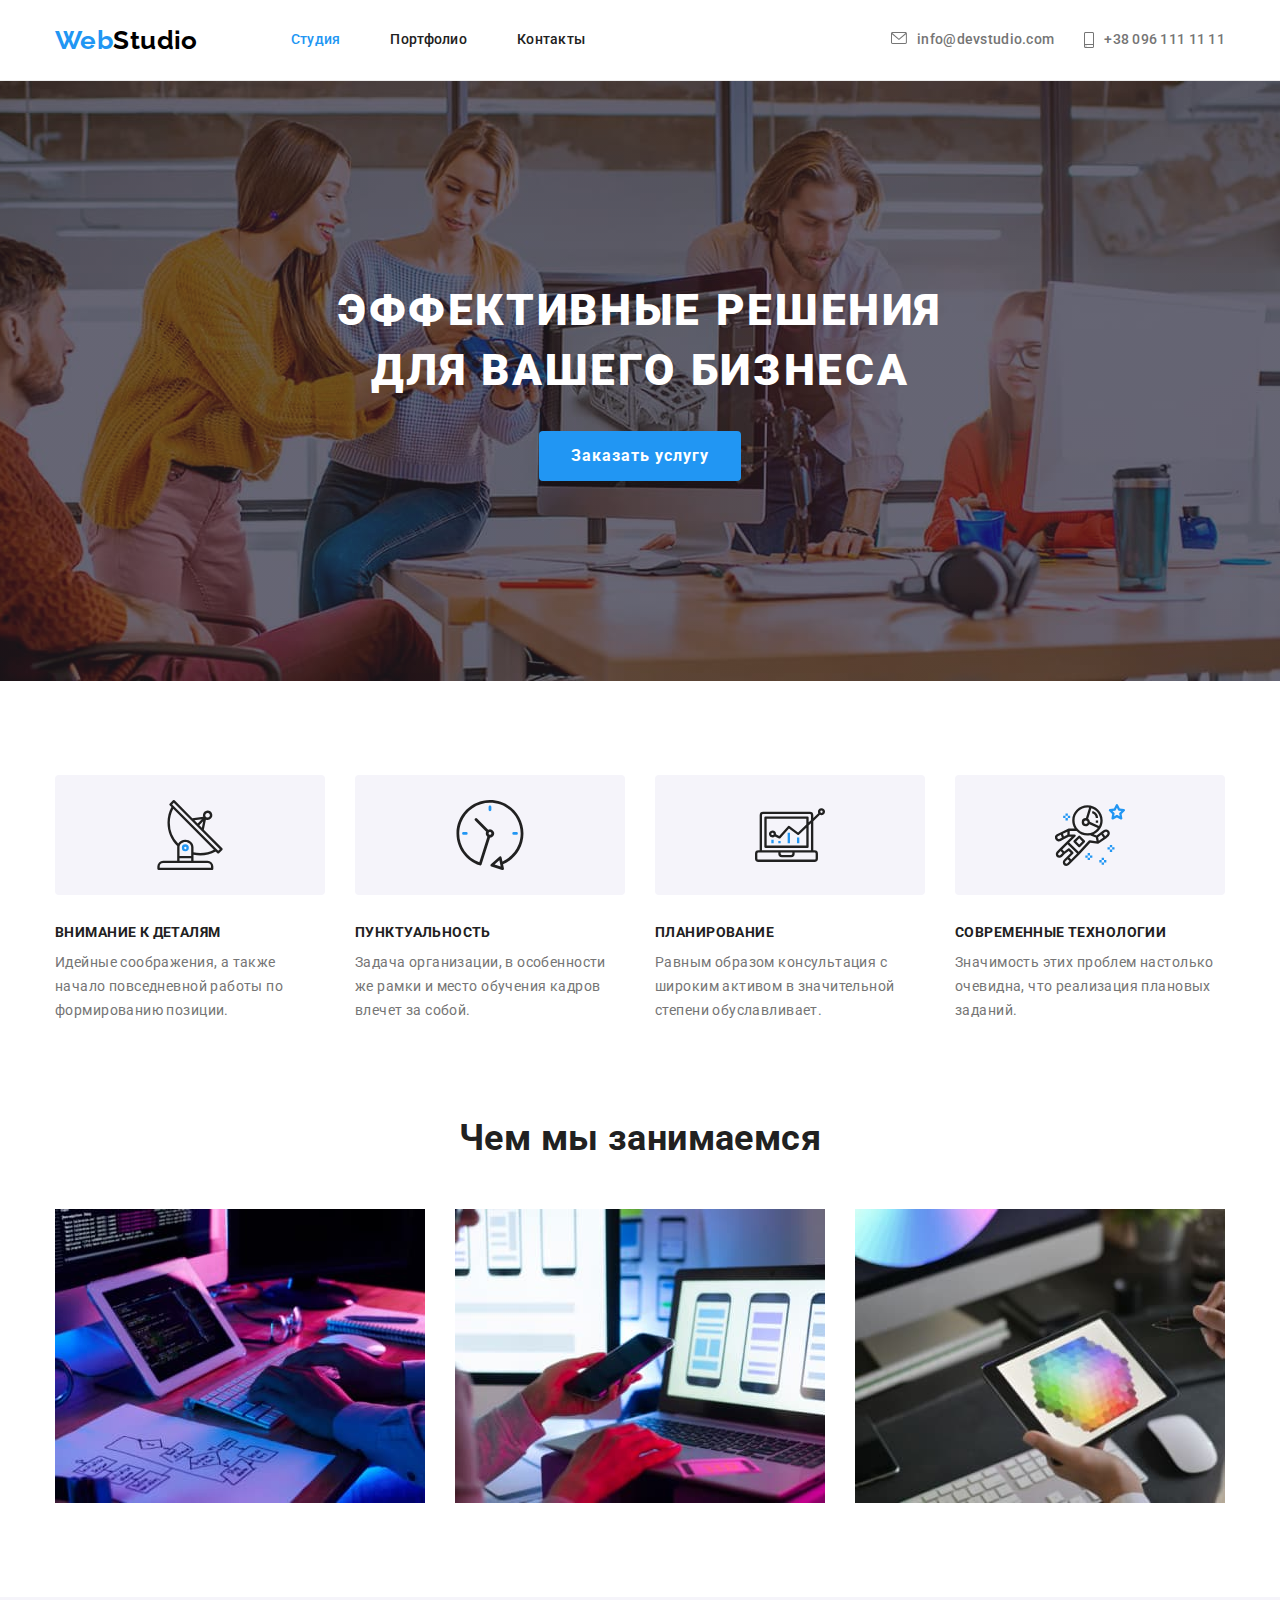
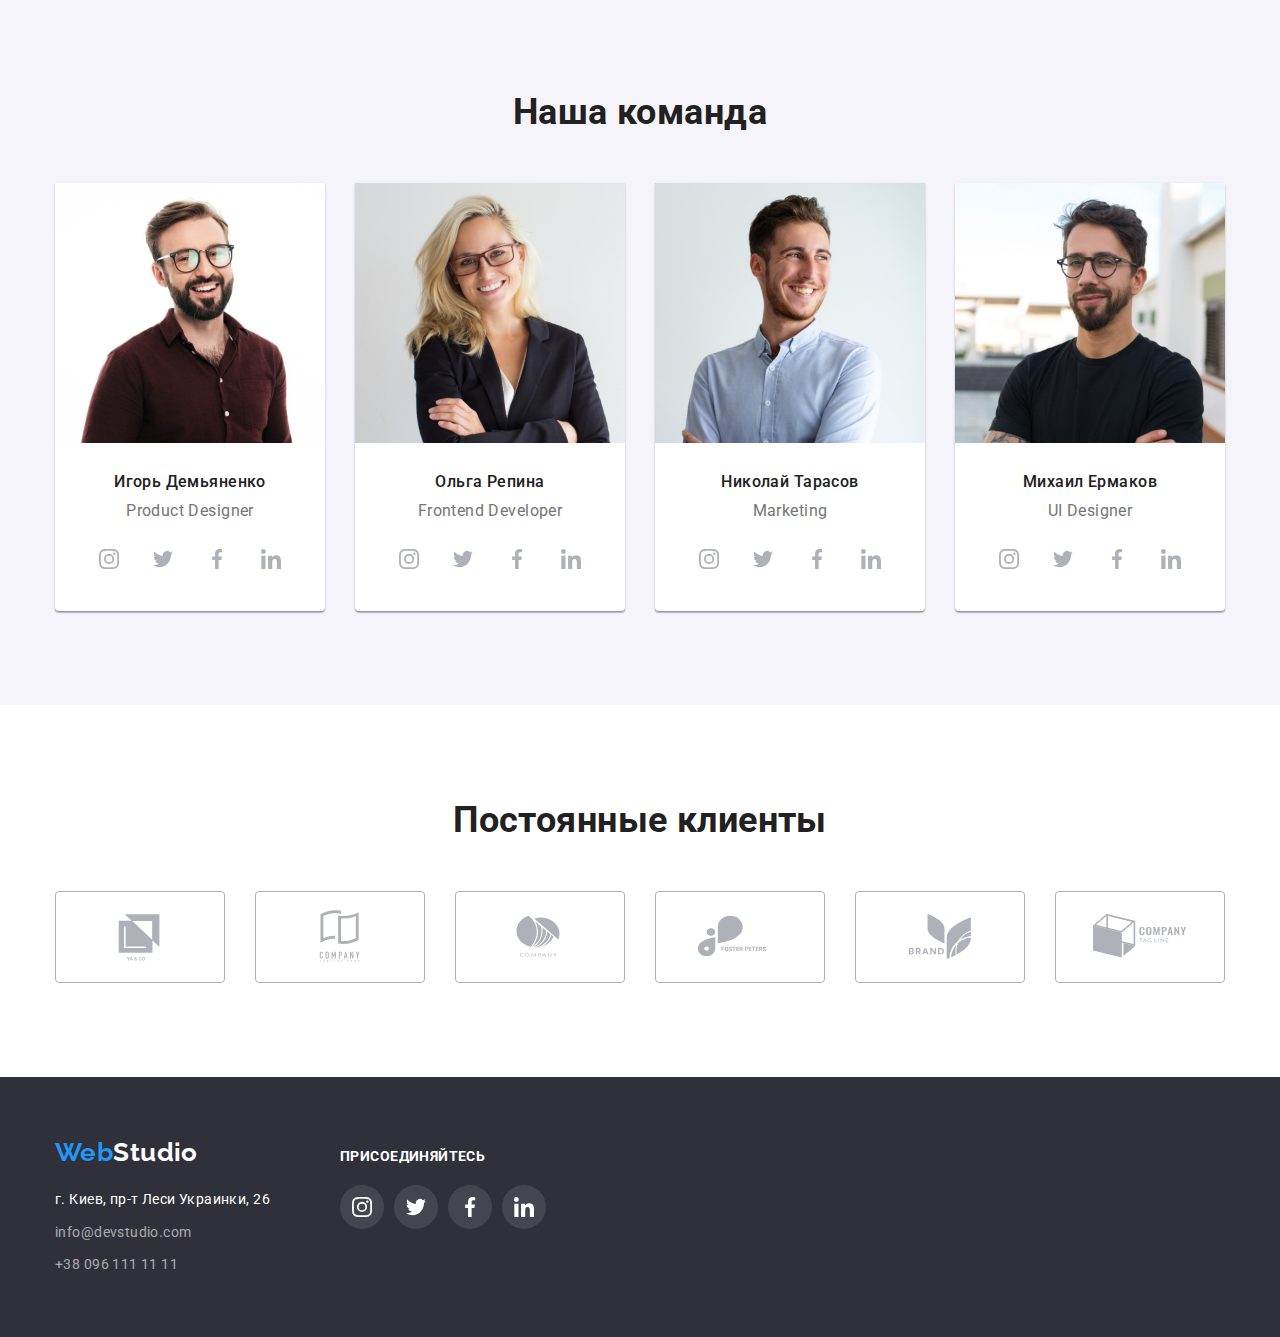
<file: index.html>
<!DOCTYPE html>
<html lang="ru">

<head>
    <meta charset="UTF-8">
    <meta http-equiv="X-UA-Compatible" content="IE=edge">
    <meta name="viewport" content="width=device-width, initial-scale=1.0">
    <title>Document</title>
    <link
        href="https://fonts.googleapis.com/css2?family=Raleway:wght@700&family=Roboto:wght@400;500;700;900&display=swap"
        rel="stylesheet">
    <link rel="stylesheet"
        href="https://cdnjs.cloudflare.com/ajax/libs/modern-normalize/1.1.0/modern-normalize.min.css">
    <link rel="stylesheet" href="./css/styles.css">
</head>

<body>
     <!-- Шапка сайта -->
    <header class="page-header">

        <div class="container flex-header">
            <nav class="main-nav">
                <a href="./index.html" class="logo link"><span class="accent">Web</span>Studio</a>
                <ul class="site-nav list ">
                    <li class="item"><a href="./index.html" class="link current">Студия</a> </li>
                    <li class="item"><a href="./portfolio.html" class="link">Портфолио</a></li>
                    <li class="item"><a href="" class="link">Контакты</a></li>
                </ul>
            </nav>
                        
            <ul class="contacts list">
                <li class="item">
                    <a href="mailto:info@devstudio.com" class="contact-list">
                        <svg class="contacts-icon" width="16" height="12" >
                            <use href="./image/symbol-defs-sprite.svg#envelope"></use>
                        </svg>
                        info@devstudio.com</a></li>
                <li class="item">
                    <a href="tel:+380961111111" class="contact-list">
                        <svg class="contacts-icon" width="10" height="16">
                            <use href="./image/symbol-defs-sprite.svg#smartphone"></use>
                        </svg>+38 096 111 11 11</a></li>
            </ul>
        </div>
         

    </header>


    <main>
        <!-- Герой -->
        <section class="hero overlay">
            <h1 class="hero-title">Эффективные решения для вашего бизнеса</h1>
            <button type="button" class="button primary">Заказать услугу</button>
        </section>
        <!-- Особенности -->
        <section class="section">
            <div class="container">
                <h2 class="section-title visually-hidden">Особенности</h2>
                <ul class="features list">
                    <li class="item">
                        <div class="benefits">
                            <svg class="benefits-icon">
                                <use href="./image/icons.svg#antenna"></use>
                            </svg>
                        </div>
            
                        <h3 class="title">Внимание к деталям</h3>
                        <p>Идейные соображения, а также начало повседневной работы по формированию позиции.</p>
                    </li>
                    <li class="item">
                        <div class="benefits">
                            <svg class="benefits-icon">
                                <use href="./image/icons.svg#clock"></use>
                            </svg>
                        </div>
                        <h3 class="title">Пунктуальность</h3>
                        <p>Задача организации, в особенности же рамки и место обучения кадров влечет за собой.</p>
                    </li>
                    <li class="item">
                        <div class="benefits">
                            <svg class="benefits-icon">
                                <use href="./image/icons.svg#diagram"></use>
                            </svg>
                        </div>
                        <h3 class="title">Планирование</h3>
                        <p>Равным образом консультация с широким активом в значительной степени обуславливает.</p>
                    </li>
                    <li class="item">
                        <div class="benefits">
                            <svg class="benefits-icon">
                                <use href="./image/icons.svg#astronaut"></use>
                            </svg>
                        </div>
                        <h3 class="title">Современные технологии</h3>
                        <p>Значимость этих проблем настолько очевидна, что реализация плановых заданий.</p>
                    </li>
                </ul>
            </div>
        </section>
        <!-- Чем мы занимаемся -->
        <section class="section no-padding">
            <div class="container">
                <h2 class="section-title">Чем мы занимаемся</h2>
                <ul class="activity list ">
                    <li class="item">
                        <img src="./image/computer.jpg" alt="Пишем сайты" width="370">
                    </li>
                    <li class="item">
                        <img src="./image/phone.jpg" alt="Адаптируем" width="370">
                    </li>
                    <li class="item">
                        <img src="./image/color.jpg " alt="Стилизируем" width="370">
                    </li>
                </ul>
            </div>
        </section>
        <!-- Наша команда -->
        <section class="section our-team">
            <div class="container">
                <h2 class="section-title">Наша команда</h2>
                <ul class="team list">
                    <li class="item">
                        <img src="./image/igor.jpg" alt="Игорь Демьяненко" width="270">
                            <div class="card-content">
                                <h3 class="title">Игорь Демьяненко</h3>
                                <p class="text">Product Designer</p>
                                <ul class="app list">
                                    <li class="item"><a href="" class="internet link">
                                        <svg class="link-icon">
                                            <use href="./image/icons.svg#instagram"></use>
                                        </svg>
                                    </a></li>
                                    <li class="item"><a href="" class="internet link">
                                        <svg class="link-icon">
                                            <use href="./image/icons.svg#twitter"></use>
                                        </svg>
                                    </a></li>
                                    <li class="item"><a href="" class="internet link">
                                        <svg class="link-icon">
                                            <use href="./image/icons.svg#facebook"></use>
                                        </svg>
                                    </a></li>
                                    <li class="item"><a href="" class="internet link">
                                        <svg class="link-icon">
                                            <use href="./image/icons.svg#linkedin"></use>
                                        </svg>
                                    </a></li>
                                </ul>
                            </div>
                            
                    </li>
                    <li class="item">
                        <img src="./image/olga.jpg" alt="Ольга Репина" width="270">
                            <div class="card-content">
                                <h3 class="title">Ольга Репина</h3>
                                <p class="text">Frontend Developer</p>
                                <ul class="app list">
                                    <li class="item"><a href="" class="internet link">
                                            <svg class="link-icon">
                                                <use href="./image/icons.svg#instagram"></use>
                                            </svg>
                                        </a></li>
                                    <li class="item"><a href="" class="internet link">
                                            <svg class="link-icon">
                                                <use href="./image/icons.svg#twitter"></use>
                                            </svg>
                                        </a></li>
                                    <li class="item"><a href="" class="internet link">
                                            <svg class="link-icon">
                                                <use href="./image/icons.svg#facebook"></use>
                                            </svg>
                                        </a></li>
                                    <li class="item"><a href="" class="internet link">
                                            <svg class="link-icon">
                                                <use href="./image/icons.svg#linkedin"></use>
                                            </svg>
                                        </a></li>
                                </ul>
                            </div>
                    </li>
                    <li class="item">
                        <img src="./image/nikolay.jpg" alt="Николай Тарасов" width="270">
                            <div class="card-content">
                                <h3 class="title">Николай Тарасов</h3>
                                <p class="text">Marketing</p>
                                <ul class="app list">
                                    <li class="item"><a href="" class="internet link">
                                            <svg class="link-icon">
                                                <use href="./image/icons.svg#instagram"></use>
                                            </svg>
                                        </a></li>
                                    <li class="item"><a href="" class="internet link">
                                            <svg class="link-icon">
                                                <use href="./image/icons.svg#twitter"></use>
                                            </svg>
                                        </a></li>
                                    <li class="item"><a href="" class="internet link">
                                            <svg class="link-icon">
                                                <use href="./image/icons.svg#facebook"></use>
                                            </svg>
                                        </a></li>
                                    <li class="item"><a href="" class="internet link">
                                            <svg class="link-icon">
                                                <use href="./image/icons.svg#linkedin"></use>
                                            </svg>
                                        </a></li>
                                </ul>
                            </div>
                        
                    </li>
                    <li class="item">
                        <img src="./image/mikhail.jpg" alt="Михаил Ермаков" width="270">
                            <div class="card-content">
                                <h3 class="title">Михаил Ермаков</h3>
                                <p class="text">UI Designer</p>
                                <ul class="app list">
                                    <li class="item"><a href="" class="internet link">
                                            <svg class="link-icon">
                                                <use href="./image/icons.svg#instagram"></use>
                                            </svg>
                                        </a></li>
                                    <li class="item"><a href="" class="internet link">
                                            <svg class="link-icon">
                                                <use href="./image/icons.svg#twitter"></use>
                                            </svg>
                                        </a></li>
                                    <li class="item"><a href="" class="internet link">
                                            <svg class="link-icon">
                                                <use href="./image/icons.svg#facebook"></use>
                                            </svg>
                                        </a></li>
                                    <li class="item"><a href="" class="internet link">
                                            <svg class="link-icon">
                                                <use href="./image/icons.svg#linkedin"></use>
                                            </svg>
                                        </a></li>
                                </ul>
                            </div>
                        
                    </li>
                </ul>
            </div>
        </section>
    <!-- Постоянные клиенты -->
    <section class="section">
        <div class="container">
            <h2 class="section-title">Постоянные клиенты</h2>
            <ul class=" clients list">
                <li class="item"> <a href="" class="customer link">
                    <svg class="customer-icon">
                        <use href="./image/icons.svg#logo1"></use>
                    </svg>
                </a></li>
                <li class="item"><a href="" class="customer link">
                    <svg class="customer-icon">
                        <use href="./image/icons.svg#logo2"></use>
                    </svg>
                </a></li>
                <li class="item"><a href="" class="customer link">
                    <svg class="customer-icon">
                        <use href="./image/icons.svg#logo3"></use>
                    </svg>
                </a></li>
                <li class="item"><a href="" class="customer link">
                    <svg class="customer-icon">
                        <use href="./image/icons.svg#logo4"></use>
                    </svg>
                </a></li>
                <li class="item"><a href="" class="customer link">
                    <svg class="customer-icon">
                        <use href="./image/icons.svg#logo5"></use>
                    </svg>
                </a></li>
                <li class="item"><a href="" class="customer link">
                    <svg class="customer-icon">
                        <use href="./image/icons.svg#logo6"></use>
                    </svg>
                </a></li>
            </ul>
        </div>
    </section>
    </main>
    <!-- Футер -->
    <footer class="footer">
        <div class="container flex-footer">
            <div>
                <a href="./index.html" class="logo-footer link"> <span class="accent">Web</span>Studio</a>
                <address>
                    <ul class="information list">
                        <li><a href="https://goo.gl/maps/9Z7qe7YCzhTjA3D87" target="_blank" rel="nofollow noopener noreferrer"
                                class="address link">г. Киев, пр-т Леси Украинки, 26</a></li>
                        <li><a href="mailto:info@devstudio.com" class="contact link">info@devstudio.com</a></li>
                        <li><a href="tel:+380961111111" class="contact link">+38 096 111 11 11</a></li>
                    </ul>
                </address>

            </div>
            
            <div class="social-networks">
                <h3 class="title">Присоединяйтесь</h3>
                <ul class="social list">
                    <li class="item"><a href="" class="internet link">
                        <svg class="link-icon">
                            <use href="./image/icons.svg#instagram"></use>
                        </svg>
                    </a></li>
                    <li class="item"><a href="" class="internet link">
                        <svg class="link-icon">
                            <use href="./image/icons.svg#twitter"></use>
                        </svg>
                    </a></li>
                    <li class="item"><a href="" class="internet link">
                        <svg class="link-icon">
                            <use href="./image/icons.svg#facebook"></use>
                        </svg>
                    </a></li>
                    <li class="item"><a href="" class="internet link">
                        <svg class="link-icon">
                            <use href="./image/icons.svg#linkedin"></use>
                        </svg>
                    </a></li>
                </ul>
            </div>
                
        </div>
    </footer>


</body>

</html>
</file>
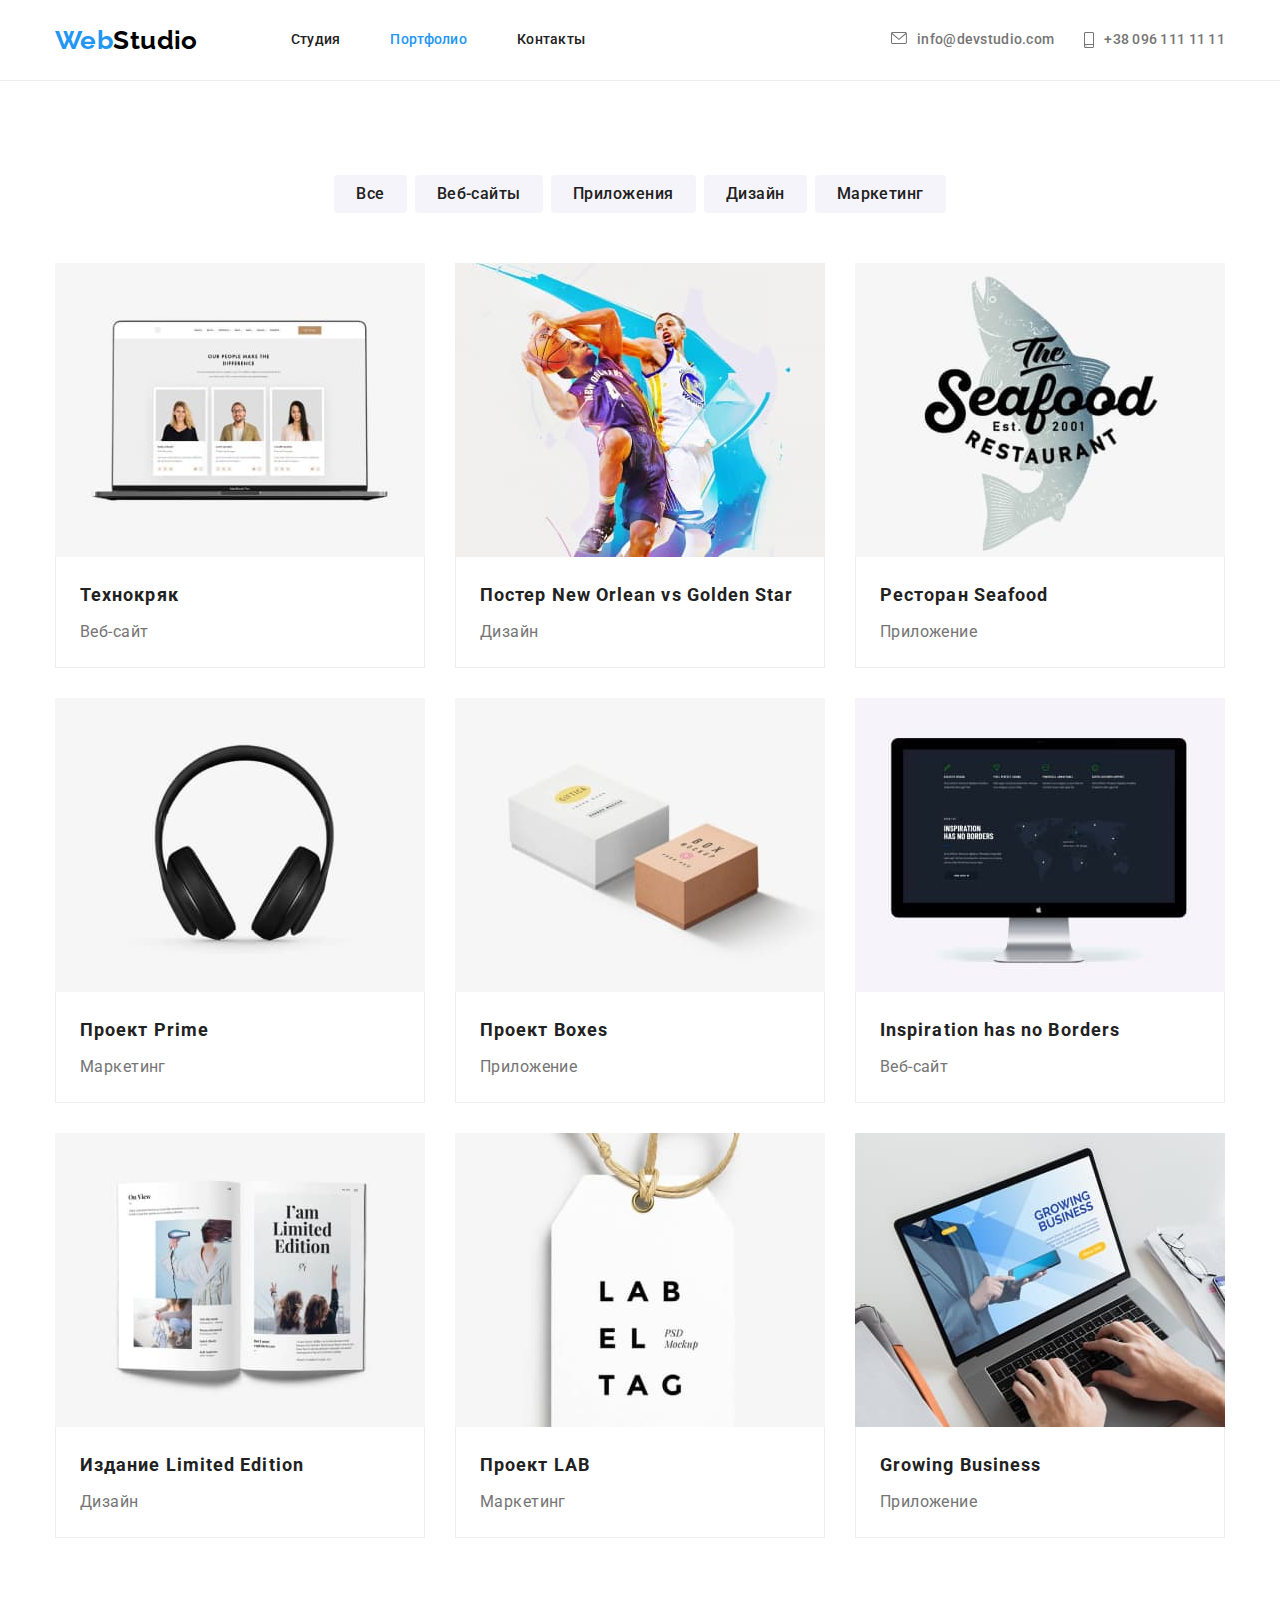
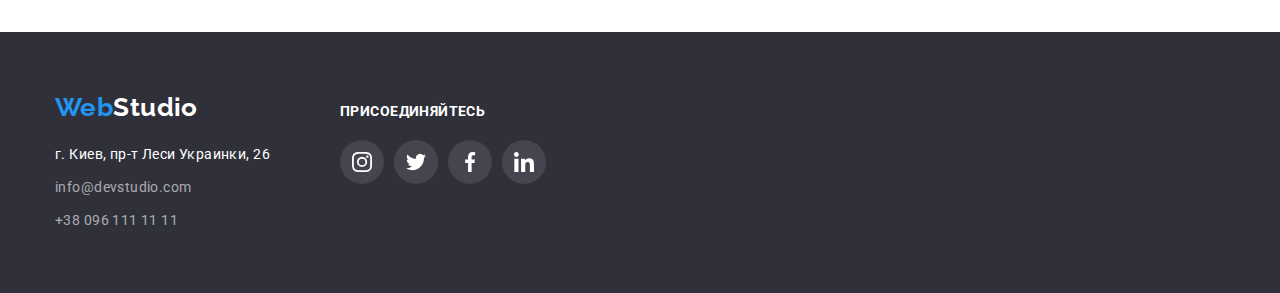
<file: portfolio.html>
<!DOCTYPE html>
<html lang="ru">

<head>
    <meta charset="UTF-8">
    <meta http-equiv="X-UA-Compatible" content="IE=edge">
    <meta name="viewport" content="width=device-width, initial-scale=1.0">
    <title>Document</title>
    <link
        href="https://fonts.googleapis.com/css2?family=Raleway:wght@700&family=Roboto:wght@400;500;700;900&display=swap"
        rel="stylesheet">
    <link rel="stylesheet"
        href="https://cdnjs.cloudflare.com/ajax/libs/modern-normalize/1.1.0/modern-normalize.min.css">
    <link rel="stylesheet" href="./css/styles.css">
</head>

<body>
    <!-- Шапка сайта -->
<header class="page-header">

    <div class="container flex-header">
        <nav class="main-nav">
            <a href="./index.html" class="logo link"><span class="accent">Web</span>Studio</a>
            <ul class="site-nav list ">
                <li class="item"><a href="./index.html" class="link ">Студия</a> </li>
                <li class="item"><a href="./portfolio.html" class="link current">Портфолио</a></li>
                <li class="item"><a href="" class="link">Контакты</a></li>
            </ul>
        </nav>

        <ul class="contacts list">
            <li class="item">
                <a href="mailto:info@devstudio.com" class="contact-list">
                    <svg class="contacts-icon" width="16" height="12">
                        <use href="./image/symbol-defs-sprite.svg#envelope"></use>
                    </svg>
                    info@devstudio.com</a>
            </li>
            <li class="item">
                <a href="tel:+380961111111" class="contact-list">
                    <svg class="contacts-icon" width="10" height="16">
                        <use href="./image/symbol-defs-sprite.svg#smartphone"></use>
                    </svg>+38 096 111 11 11</a>
            </li>
        </ul>
    </div>


</header>


    <main>

        <section class="section">
            <div class="container">
                <h1 class="visually-hidden">Портфолио</h1>
                <!-- Фильтр -->
                <ul class="filter list">
                    <li class="item"> <button type="button" class="button secondary">Все</button></li>
                    <li class="item"><button type="button" class="button secondary">Веб-сайты</button></li>
                    <li class="item"><button type="button" class="button secondary">Приложения</button></li>
                    <li class="item"><button type="button" class="button secondary">Дизайн</button></li>
                    <li class="item"><button type="button" class="button secondary">Маркетинг</button></li>
                
                </ul>
                
                <!-- Галерея -->
                
                <ul class="gallery list">
                    <li class="gallery-element">
                       <a href="" class="link">
                            <img src="./image/tech.jpg" alt="Технокряк" width="370">
                            <div class="card-content">
                                <h2 class="title">Технокряк</h2>
                                <p class="text">Веб-сайт</p>
                            </div>
                       </a>
                    </li>
                    <li class="gallery-element">
                        <a href="" class="link">
                            <img src="./image/baketball.jpg" alt="Постер New Orlean vs Golden Star" width="370">
                            <div class="card-content">
                                <h2 class="title">Постер New Orlean vs Golden Star</h2>
                                <p class="text">Дизайн</p>
                            </div>
                        </a>
                       
                    </li>
                    <li class="gallery-element">
                        <a href="" class="link">
                            <img src="./image/seafood.jpg" alt="Ресторан Seafood" width="370">
                            <div class="card-content">
                                <h2 class="title">Ресторан Seafood</h2>
                                <p class="text">Приложение</p>
                            </div>
                        </a>
                        
                
                    </li>
                    <li class="gallery-element">
                        <a href="" class="link">
                            <img src="./image/headphones.jpg" alt="Проект Prime" width="370">
                            <div class="card-content">
                                <h2 class="title">Проект Prime</h2>
                                <p class="text">Маркетинг</p>
                            </div>
                        </a>
                       
                
                    </li>
                    <li class="gallery-element">
                        <a href="" class="link">
                            <img src="./image/box.jpg" alt="Проект Boxes" width="370">
                            <div class="card-content">
                                <h2 class="title">Проект Boxes</h2>
                                <p class="text">Приложение</p>
                            
                            </div>
                        </a>
                        
                
                    </li>
                    <li class="gallery-element">
                        <a href="" class="link">
                            <img src="./image/screen.jpg" alt="Inspiration has no Borders" width="370">
                            <div class="card-content">
                                <h2 class="title">Inspiration has no Borders</h2>
                                <p class="text">Веб-сайт</p>
                            </div>
                        </a>
                       
                    </li>
                    <li class="gallery-element">
                        <a href="" class="link">
                            <img src="./image/magazine.jpg" alt="Издание Limited Edition" width="370">
                            <div class="card-content">
                                <h2 class="title">Издание Limited Edition</h2>
                                <p class="text">Дизайн</p>
                            </div>
                        </a>
                        
                    </li>
                    <li class="gallery-element">
                        <a href="" class="link">
                            <img src="./image/lab.jpg" alt="Проект LAB" width="370">
                            <div class="card-content">
                                <h2 class="title">Проект LAB</h2>
                                <p class="text">Маркетинг</p>
                            </div>
                        </a>
                        
                
                    </li>
                    <li class="gallery-element">
                        <a href="" class="link">
                            <img src="./image/laptop.jpg" alt="Growing Business" width="370">
                            <div class="card-content">
                                <h2 class="title">Growing Business</h2>
                                <p class="text">Приложение</p>
                            </div>
                        </a>
                        
                    </li>
                </ul>

            </div>
           
            
        </section>

    </main>

    <!-- Футер -->
    <footer class="footer">
        <div class="container flex-footer">
            <div>
                <a href="./index.html" class="logo-footer link"> <span class="accent">Web</span>Studio</a>
                <address>
                    <ul class="information list">
                        <li><a href="https://goo.gl/maps/9Z7qe7YCzhTjA3D87" target="_blank"
                                rel="nofollow noopener noreferrer" class="address link">г. Киев, пр-т Леси Украинки, 26</a>
                        </li>
                        <li><a href="mailto:info@devstudio.com" class="contact link">info@devstudio.com</a></li>
                        <li><a href="tel:+380961111111" class="contact link">+38 096 111 11 11</a></li>
                    </ul>
                </address>
    
            </div>
    
            <div class="social-networks">
                <h3 class="title">Присоединяйтесь</h3>
                <ul class="social list">
                    <li class="item"><a href="" class="internet link">
                            <svg class="link-icon">
                                <use href="./image/icons.svg#instagram"></use>
                            </svg>
                        </a></li>
                    <li class="item"><a href="" class="internet link">
                            <svg class="link-icon">
                                <use href="./image/icons.svg#twitter"></use>
                            </svg>
                        </a></li>
                    <li class="item"><a href="" class="internet link">
                            <svg class="link-icon">
                                <use href="./image/icons.svg#facebook"></use>
                            </svg>
                        </a></li>
                    <li class="item"><a href="" class="internet link">
                            <svg class="link-icon">
                                <use href="./image/icons.svg#linkedin"></use>
                            </svg>
                        </a></li>
                </ul>
            </div>
    
        </div>
    </footer>




</body>

</html>
</file>
<file: css/styles.css>
/* цвет втор #212121 */
/* цвет основ #757575 */
/* белій #FFFFFF */
/* акцент голубой #2196F3 */

/* вторичній цвет фона на команду #F5F4FA */

/* ПРиклади */

:root {
    --primary-text-color: #757575;
    --title-text-color: #212121;
    --accent-color: #2196F3;
    --black-color-logo: #000000;
    --white-color: #ffffff;
    --dark-bgc: #2F303A;
    --light-bgc: #F5F4FA;
    --btn-bdc: #188CE8;
    --fz-h1: 44px;
    --fw-header-500: 500;
    --fw-title-700: 700;
    --border-color:#ECECEC;
    --card-gap: 30px;
    --main-font: Roboto, sans-serif;
    --logo-font: Raleway, sans-serif;
    --icon-color: #AFB1B8;
    --border-card-portfolio: #EEEEEE;
    

}

/* INDEX-Студия*/
body {
    background-color: var(--white-color);
    color: var(--primary-text-color);
    font-family: var(--main-font);
    font-size: 14px;
    line-height: 1.71;
    letter-spacing: 0.03em;
}

/* Утиліти */

h1,
h2,
h3,
h4,
h5,
h6,
p{
    margin: 0;
}

img{
    display: block;
    max-width: 100%;
    height: auto;
}

address {
    font-style: normal;
}

.list {
    list-style: none;
    padding: 0;
    margin: 0;
}

.section {
    padding-top: 94px;
    padding-bottom: 94px;
}

.link{
    text-decoration: none;
    
}

/* Page header */
  .page-header{
    border-bottom: 1px solid var(--border-color);
    
  }

.container {
    
    margin-left: auto;
    margin-right: auto;
    width: 1200px;
    padding-right: 15px;
    padding-left: 15px;

}

.flex-header{
    display: flex;
   
    
}

/* Logo */
.logo {
    color: var(--black-color-logo);
    font-family: var(--logo-font);
    font-weight: var(--fw-title-700);
    font-size: 26px;
    line-height: 1.19;
    margin-right: 93px;
}

.accent {
    color: var(--accent-color);
}


/* Main nav */
.main-nav {
    display: flex;
    align-items: center;

}

/* Site nav */
.site-nav {
    display: flex;

}
.site-nav .link {
    display: block;
    padding-top: 32px;
    padding-bottom: 32px;

    color: var(--title-text-color);
    font-weight: var(--fw-header-500);
    line-height: 1.14;
    letter-spacing: 0.02em;
   
}
.site-nav .item:not(:last-child) {
    margin-right: 50px;

}


.site-nav .link:hover,
.site-nav .link:focus {
    color: var(--accent-color);
}

.site-nav .link.current {
    color: var(--accent-color);
}


/* Site contacts */
.contacts {
    display: flex;
    margin-left: auto;
    align-items: center;
    
}
.contacts .item:not(:last-child) {
    margin-right: var(--card-gap);

}


.contacts .contact-list {
    display: flex;
    color: var(--primary-text-color);
    font-weight: var(--fw-header-500);
    line-height: 1.14;
    letter-spacing: 0.02em;
    text-decoration: none;
}


.contacts-icon {
   fill: currentColor;
   margin-right: 10px;

}


.contact-list:hover,
.contact-list:focus{
    color:  var(--accent-color);
}

/* Hero */
.hero {
    padding-top: 200px;
    padding-bottom: 200px;

    background-color: var(--dark-bgc);
    text-align: center;
    
}
.overlay{
   
    height: 600px;
    max-width: 1600px;
    margin-left: auto;
    margin-right: auto;
    background-size: cover;
    background-position: center;
    background-repeat: no-repeat;
    background-image: linear-gradient(
        to right,
        rgba(53, 47, 58, 0.4),
        rgba(53, 47, 58, 0.4)), url(../image/hero.jpg)

    }

.hero-title {
    width: 696px;
    margin-left: auto;
    margin-right: auto;
    margin-bottom: var(--card-gap);

    color: var(--white-color);

    font-weight: 900;
    font-size: var(--fz-h1);
    line-height: 1.36;
    letter-spacing: 0.06em;
    text-transform: uppercase;

}

/* Hide the paragraph */
.visually-hidden {
    position: absolute;
    width: 1px;
    height: 1px;
    margin: -1px;
    border: 0;
    padding: 0;

    white-space: nowrap;
    clip-path: inset(100%);
    clip: rect(0 0 0 0);
    overflow: hidden;
}

/* Button */
.button {
    display: inline-block;

    border-radius: 4px;
    border: none;
    background-color: var(--white-color);
    color: var(--title-text-color);
    font-family: inherit;
    font-weight: var(--fw-title-700);
    font-size: 16px;
    line-height: 1.88;
    text-align: center;
    cursor: pointer;
    
}

.button.primary {
    min-width: 200px;
    padding: 10px 32px;
    background-color: var(--accent-color);
    color: var(--white-color);
    letter-spacing: 0.06em;
    

}

.button.primary:hover,
.button.primary:focus {
    background-color: var(--btn-bdc);
    
}


.button.secondary {
    background-color: var(--light-bgc);
    color: var(--title-text-color);
    font-weight: var(--fw-header-500);
    line-height: 1.62;
    letter-spacing: 0.03em;
    border-radius: 4px;
    padding: 6px 22px;


}

/* Section */



.section.no-padding {
    padding-top: 0;


}

.section-title {
    color: var(--title-text-color);
    font-weight: var(--fw-title-700);
    font-size: 36px;
    line-height: 1.17;
    text-align: center;
    margin-bottom: 50px;

}

/* Features */
.features {
    display: flex;
    
}



.benefits{
    width: 270px;
    height: 120px;
    display: inline-block;
    background-color: var(--light-bgc);
    border-radius: 4px;
    margin-bottom: var(--card-gap);
    padding: 25px 100px;

}

.benefits-icon{
    width: 70px;
    height: 70px;
    
    
}

.features .item:not(:last-child) {
    margin-right: var(--card-gap);
}

.features .title {
    color: var(--title-text-color);
    font-size: 14px;
    font-weight: var(--fw-title-700);
    line-height: 1.14;
    text-transform: uppercase;
    margin-bottom: 10px;
}



/* Activity */
.activity {
    display: flex;

}
.activity .item:not(:last-child){
    margin-right: var(--card-gap);
}

/* Team */
.team {
    display: flex;
    text-align: center;

}

.team .item {
    background: var(--white-color);
    box-shadow: 0px 1px 3px rgba(0, 0, 0, 0.12), 0px 1px 1px rgba(0, 0, 0, 0.14), 0px 2px 1px rgba(0, 0, 0, 0.2);
    border-radius: 0px 0px 4px 4px;

}

.item .card-content{
    padding-top: var(--card-gap);
    padding-bottom: var(--card-gap);
}

.team .item:not(:last-child) {
    margin-right: var(--card-gap);
}

.our-team {
    background-color: var(--light-bgc);
}

.team .title {
    color: var(--title-text-color);
    font-weight: var(--fw-header-500);
    font-size: 16px;
    line-height: 1.16;
    margin-bottom: 10px;

}

.team .text {
    font-size: 16px;
    line-height: 1.19;
    margin-bottom: 16px


}
.app{
    display: flex;
    justify-content: center;
    

}
.app .item{
    box-shadow: none;
    border: none;
    

}
.app .item:not(:last-child){
    margin-right: 10px;
}


.internet{
    height: 44px;
    width: 44px;
    border-radius: 50%;
    color: var(--icon-color);
    display: flex;
    justify-content: center;
    align-items: center;
   
}

.link-icon {
    height: 20px;
    width: 20px;
    fill: currentColor;

}

.internet:hover,
.internet:focus{
    color: var(--white-color);
    background-color: var(--accent-color);
}



/* Clients */
.clients{
    display: flex;
  }

.customer{
    width: 170px;
    height: 92px;
    display: block;
    border: 1px solid var(--icon-color);
    border-radius: 4px;
    color: var(--icon-color);
    display: flex;
    justify-content: center;
    align-items: center;

}

.customer-icon{
    width: 106px;
    height: 60px;
    fill: currentColor;
}

.customer:hover,
.customer:focus{
    color: var(--accent-color);
    border: 1px solid var(--accent-color);
}




.clients .item:not(:last-child) {
    margin-right: var(--card-gap);
}



/* Footer */



.footer {
    background-color: var(--dark-bgc);
    color: var(--white-color);
    padding-top: 60px;
    padding-bottom: 60px;

}
.flex-footer {
    display: flex;
    align-items: baseline;
}

.logo-footer {
    color: var(--white-color);
    display: inline-block;
    font-size: 26px;
    line-height: 1.19;
    font-family: var(--logo-font);
    font-weight: var(--fw-title-700);
    margin-bottom: 20px;
}
    


.information .address {
    color: var(--white-color);
    text-decoration: none;
}

.information li:not(:last-child) {
   margin-bottom: 9px;
}

.information .address:hover,
.information .address:focus {
    color: var(--accent-color);
}

.contact {
    color: rgba(255, 255, 255, 0.6);
}

.contact:hover,
.contact:focus {
    color: var(--accent-color);
}
.social-networks{
    margin-left: 70px;
    
}

.social-networks .title {
    color: var(--white-color);
    font-size: 14px;
    font-weight: var(--fw-title-700);
    line-height: 1.14;
    text-transform: uppercase;
    margin-bottom: 20px;
}

.social{
    display: flex ;
}

.social .internet{
    background-color: #44454E;
    color: var(--white-color);
   }



.social .internet:hover,
.social .internet:focus{
    background-color:var(--accent-color);
}

.social .item:not(:last-child) {
    margin-right: 10px;
}


/* Portfolio - Портфолио */
.filter {
    display: flex;
    justify-content: center;
    margin-bottom: 50px;
}

.filter .item:not(:last-child){
    margin-right: 8px;
 }


.filter .button:hover,
.filter .button:focus {
    background-color: var(--accent-color);
    color: var(--white-color);
    box-shadow: 0px 3px 1px rgba(0, 0, 0, 0.1), 0px 1px 2px rgba(0, 0, 0, 0.08), 0px 2px 2px rgba(0, 0, 0, 0.12);

}

.gallery {
    
    display: flex;
    flex-wrap: wrap;
    margin-top: calc(-1 * var(--card-gap));
    margin-left: calc(-1 * var(--card-gap));
    
}

.gallery > .gallery-element {

    flex-basis: calc(100%  / 3 - var(--card-gap));
   
    margin-left: var(--card-gap);
    margin-top: var(--card-gap);

}

.gallery-element .card-content{
    padding: 20px 24px;
    border: 1px solid var(--border-card-portfolio);
    border-top: none;
}
.gallery .title {
    margin-bottom: 4px;
    color: var(--title-text-color);
    font-weight: var(--fw-title-700);
    font-size: 18px;
    line-height: 2;
    letter-spacing: 0.06em;

}

.gallery .text {
    font-size: 16px;
    line-height: 1.88;
    color: var(--primary-text-color);

}

.gallery-element .link{
    display: block;
}

.gallery-element .link:hover,
.gallery-element .link:focus {
    box-shadow: 0px 1px 1px rgba(0, 0, 0, 0.12), 0px 4px 4px rgba(0, 0, 0, 0.06), 1px 4px 6px rgba(0, 0, 0, 0.16);
}
</file>
